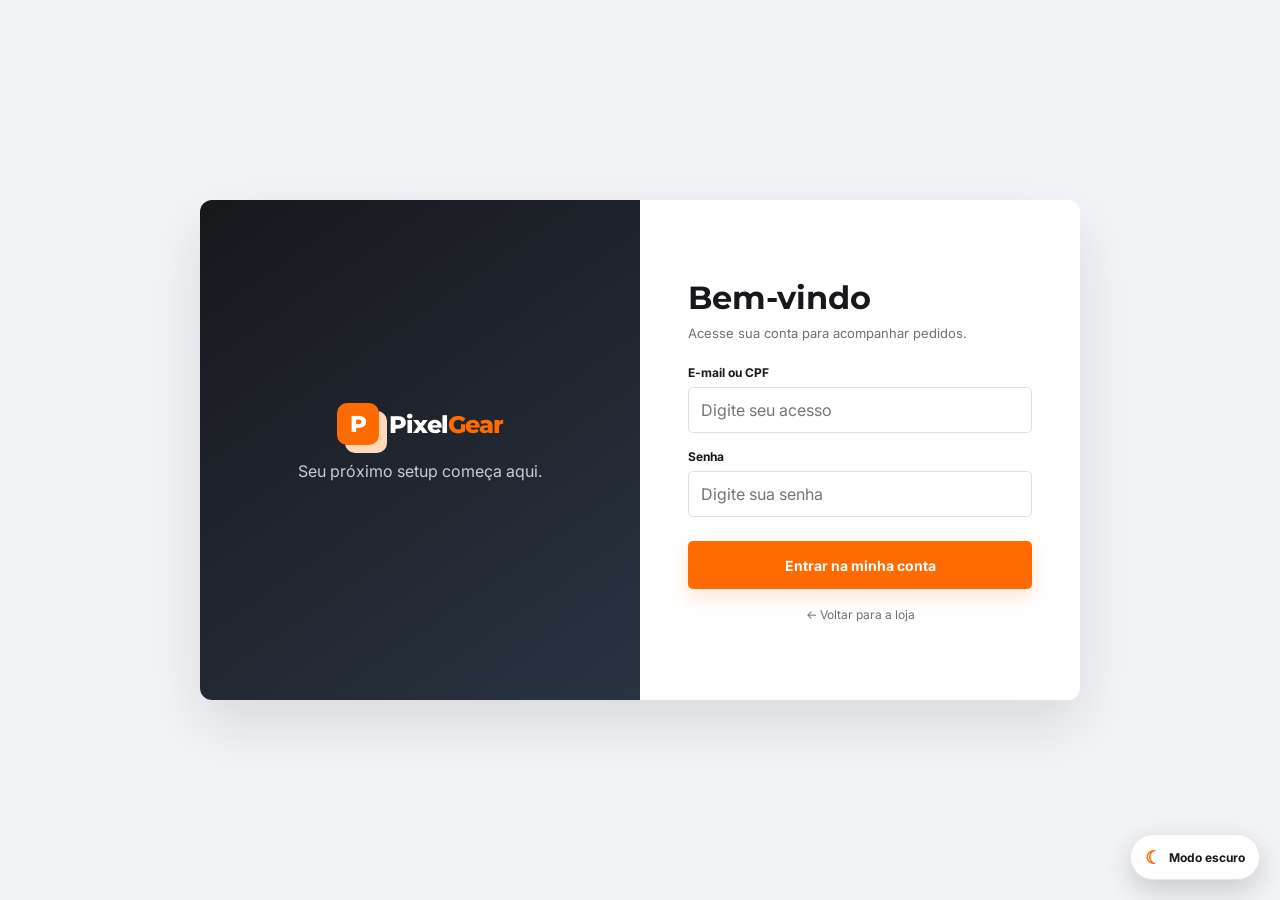
<file: entrar.html>
<!DOCTYPE html>
<html lang="pt-BR">
<head>
  <meta charset="UTF-8">
  <meta name="viewport" content="width=device-width, initial-scale=1.0">
  <title>Login | PixelGear</title>
  <link rel="stylesheet" href="script.css">
  <script src="theme.js" defer></script>
</head>
<body class="login-page">
  <main class="login-shell">
    <section class="login-art">
      <div class="login-art-content">
        <a class="brand" href="index.html"><span class="brand-mark">P</span><span>Pixel<span>Gear</span></span></a>
        <p>Seu próximo setup começa aqui.</p>
      </div>
    </section>

    <form class="login-form" action="index.html">
      <h1>Bem-vindo</h1>
      <p>Acesse sua conta para acompanhar pedidos.</p>
      <label class="form-field"><span>E-mail ou CPF</span><input type="text" name="login" placeholder="Digite seu acesso" required></label>
      <label class="form-field"><span>Senha</span><input type="password" name="senha" placeholder="Digite sua senha" required></label>
      <button class="button button-primary" type="submit">Entrar na minha conta</button>
      <a class="login-back" href="index.html">← Voltar para a loja</a>
    </form>
  </main>
</body>
</html>
</file>
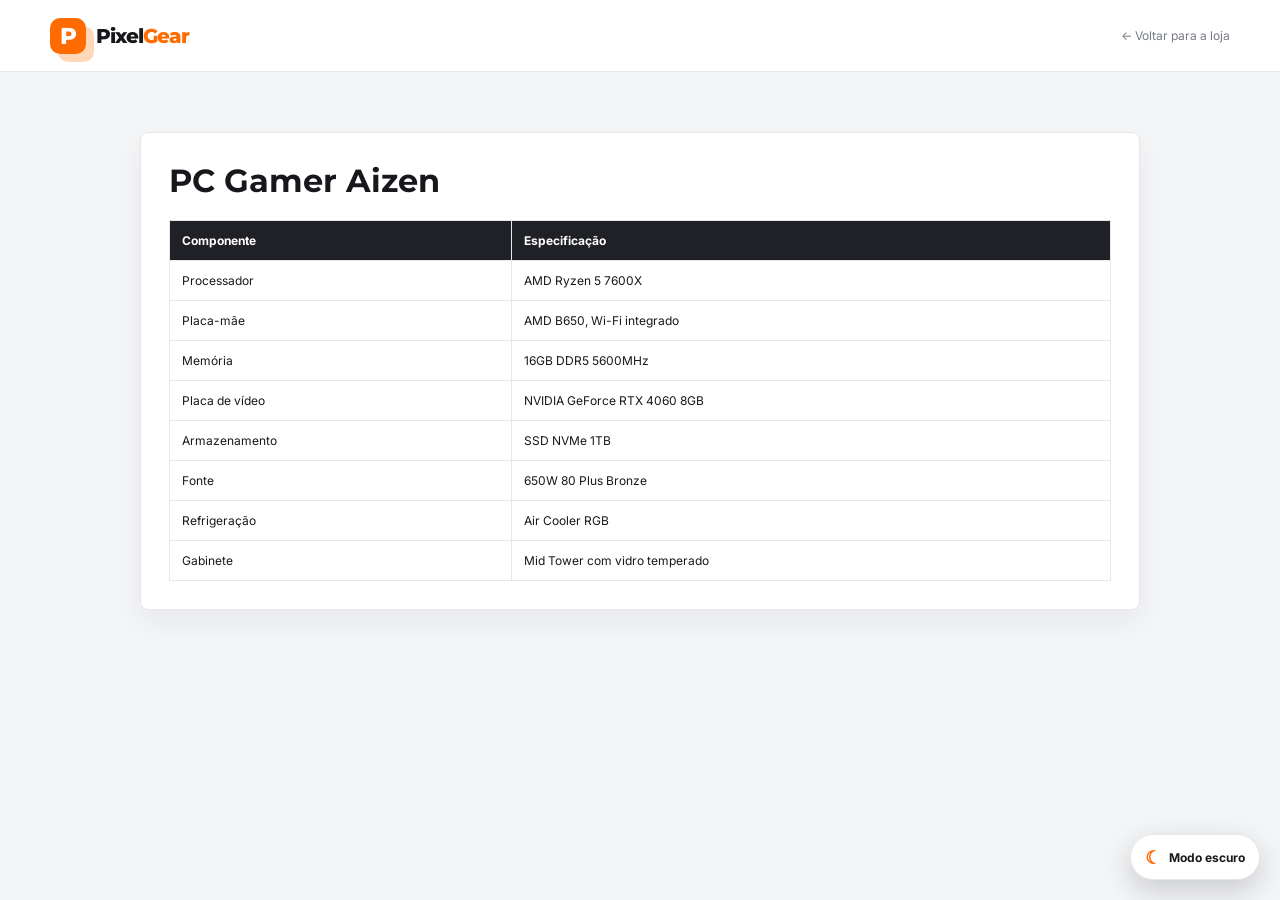
<file: tabelaPC.html>
<!DOCTYPE html>
<html lang="pt-BR">
<head>
  <meta charset="UTF-8">
  <meta name="viewport" content="width=device-width, initial-scale=1.0">
  <title>Especificações | PixelGear</title>
  <link rel="stylesheet" href="script.css">
  <script src="theme.js" defer></script>
</head>
<body class="inner-page">
  <header class="inner-header">
    <div class="container">
      <a class="brand" href="index.html"><span class="brand-mark">P</span><span>Pixel<span>Gear</span></span></a>
      <a href="index.html" style="font-size:12px;color:#777b84">← Voltar para a loja</a>
    </div>
  </header>

  <main class="spec-card">
    <h1>PC Gamer Aizen</h1>
    <table class="spec-table">
      <thead><tr><th>Componente</th><th>Especificação</th></tr></thead>
      <tbody>
        <tr><td>Processador</td><td>AMD Ryzen 5 7600X</td></tr>
        <tr><td>Placa-mãe</td><td>AMD B650, Wi-Fi integrado</td></tr>
        <tr><td>Memória</td><td>16GB DDR5 5600MHz</td></tr>
        <tr><td>Placa de vídeo</td><td>NVIDIA GeForce RTX 4060 8GB</td></tr>
        <tr><td>Armazenamento</td><td>SSD NVMe 1TB</td></tr>
        <tr><td>Fonte</td><td>650W 80 Plus Bronze</td></tr>
        <tr><td>Refrigeração</td><td>Air Cooler RGB</td></tr>
        <tr><td>Gabinete</td><td>Mid Tower com vidro temperado</td></tr>
      </tbody>
    </table>
  </main>
</body>
</html>
</file>
<file: script.css>
@import url('https://fonts.googleapis.com/css2?family=Inter:wght:wght@400;500;600;700;800&family=Montserrat:wght@700;800&display=swap');

:root {
  --ink: #17181c;
  --muted: #6d7078;
  --orange: #ff6b00;
  --orange-dark: #dc5700;
  --blue: #173d82;
  --surface: #f4f5f7;
  --line: #e5e7eb;
  --white: #fff;
}

* { box-sizing: border-box; }
html { scroll-behavior: smooth; }
body { margin: 0; color: var(--ink); background: var(--white); font-family: Inter, Arial, sans-serif; }
a { color: inherit; text-decoration: none; }
button, input, select, textarea { font: inherit; }
img { display: block; max-width: 100%; }
.container { width: min(1180px, calc(100% - 40px)); margin-inline: auto; }

.topbar { height: 34px; background: #17181c; color: #d8dadd; font-size: 12px; }
.topbar-content { height: 100%; display: flex; align-items: center; justify-content: space-between; }
.topbar-links { display: flex; gap: 24px; }
.topbar a:hover { color: var(--white); }

.main-header { background: var(--white); border-bottom: 1px solid var(--line); position: relative; z-index: 10; }
.header-content { height: 82px; display: grid; grid-template-columns: 220px minmax(280px, 1fr) 220px; align-items: center; gap: 28px; }
.brand { display: flex; align-items: center; gap: 10px; font-family: Montserrat, sans-serif; font-size: 24px; font-weight: 800; letter-spacing: -1px; }
.brand > span:last-child span { color: var(--orange); }
.brand-mark { width: 42px; height: 42px; display: grid; place-items: center; border-radius: 10px; color: white; background: var(--orange); box-shadow: 8px 8px 0 #ffd7b9; font-size: 23px; }
.search { height: 44px; display: flex; border: 1px solid #dfe1e5; background: #f7f7f8; border-radius: 6px; overflow: hidden; }
.search input { flex: 1; border: 0; outline: 0; background: transparent; padding: 0 16px; color: var(--ink); }
.search button { width: 48px; border: 0; background: var(--orange); color: white; cursor: pointer; font-size: 20px; }
.header-actions { display: flex; justify-content: flex-end; align-items: center; gap: 18px; }
.account-link { display: flex; align-items: center; gap: 8px; line-height: 1.15; }
.account-link small, .account-link strong { display: block; }
.account-link small { color: var(--muted); font-size: 11px; }
.account-link strong { font-size: 13px; }
.action-icon { font-size: 24px; }
.cart-button { position: relative; width: 44px; height: 44px; border: 0; background: transparent; font-size: 28px; cursor: pointer;color: var(--orange); }
.cart-button b { position: absolute; right: 0; top: 0; width: 18px; height: 18px; display: grid; place-items: center; border-radius: 50%; background: var(--orange); color: rgb(255, 255, 255); font-size: 10px; }

.category-nav { border-top: 1px solid #f0f0f2; }
.category-content { height: 48px; display: flex; align-items: center; gap: 34px; font-size: 13px; font-weight: 600; }
.category-content a:hover { color: var(--orange); }
.departments { align-self: stretch; min-width: 220px; display: flex; align-items: center; gap: 10px; border-right: 1px solid var(--line); }
.departments span { font-size: 18px; }

.hero { min-height: 430px; background: linear-gradient(110deg, #eef2f8 0%, #edf2f8 58%, #dfe7f3 58%, #dfe7f3 100%); overflow: hidden; }
.hero-grid { min-height: 430px; display: grid; grid-template-columns: 48% 52%; }
.hero-copy { display: flex; flex-direction: column; justify-content: center; align-items: flex-start; }
.eyebrow { color: var(--orange); font-size: 12px; font-weight: 800; letter-spacing: 1.8px; }
.eyebrow.dark { color: #8a8d95; }
.hero h1 { margin: 12px 0 16px; font-family: Montserrat, sans-serif; font-size: clamp(42px, 5vw, 66px); line-height: 0.98; letter-spacing: -3px; }
.hero h1 em { color: var(--orange); font-style: normal; }
.hero-copy p { max-width: 500px; color: #656a75; line-height: 1.7; }
.hero-actions { display: flex; gap: 12px; margin-top: 10px; }
.button { height: 48px; display: inline-flex; align-items: center; justify-content: center; padding: 0 24px; border-radius: 5px; font-size: 14px; font-weight: 700; }
.button-primary { background: var(--orange); color: white; box-shadow: 0 8px 20px rgba(255,107,0,.18); }
.button-primary:hover { background: var(--orange-dark); }
.button-outline { border: 1px solid #bbc1ca; }
.hero-image { position: relative; background: url('https://images.unsplash.com/photo-1587202372775-e229f172b9d7?auto=format&fit=crop&w=1000&q=90') center/cover no-repeat; clip-path: polygon(12% 0, 100% 0, 100% 100%, 0 100%); }
.hero-badge { position: absolute; right: 28px; bottom: 28px; width: 92px; height: 92px; border-radius: 50%; display: grid; place-content: center; text-align: center; background: var(--orange); color: white; transform: rotate(7deg); }
.hero-badge strong, .hero-badge span { display: block; }
.hero-badge strong { font-size: 16px; }
.hero-badge span { font-size: 11px; }

.trust { min-height: 92px; display: grid; grid-template-columns: repeat(4, 1fr); align-items: center; border: 1px solid var(--line); border-top: 0; border-radius: 0 0 8px 8px; background: white; box-shadow: 0 12px 30px rgba(20,31,52,.06); }
.trust article { display: flex; align-items: center; gap: 12px; padding: 0 24px; border-right: 1px solid var(--line); }
.trust article:last-child { border-right: 0; }
.trust article > span { color: var(--orange); font-size: 24px; }
.trust strong, .trust small { display: block; }
.trust strong { font-size: 13px; }
.trust small { margin-top: 3px; color: var(--muted); font-size: 11px; }

.section { padding-top: 64px; padding-bottom: 30px; }
.section-heading { display: flex; align-items: end; justify-content: space-between; margin-bottom: 22px; }
.section-heading h2 { margin: 7px 0 0; font-family: Montserrat, sans-serif; font-size: 28px; letter-spacing: -1px; }
.section-heading > a { color: var(--muted); font-size: 13px; }
.category-grid { display: grid; grid-template-columns: repeat(4, 1fr); gap: 16px; }
.category-card { min-height: 190px; display: flex; flex-direction: column; align-items: center; justify-content: center; border: 1px solid var(--line); border-radius: 8px; transition: .25s ease; }
.category-card:hover { transform: translateY(-5px); border-color: #ffd0ad; box-shadow: 0 14px 32px rgba(20,31,52,.08); }
.category-icon { width: 78px; height: 78px; margin-bottom: 12px; display: grid; place-items: center; border-radius: 50%; background: #fff3ea; color: var(--orange); font-size: 28px; }
.category-card strong { font-size: 15px; }
.category-card span { margin-top: 5px; color: var(--muted); font-size: 12px; }

.products-section { margin-top: 38px; background: #f6f7f9; }
.carousel-actions { display: flex; gap: 8px; }
.carousel-actions button { width: 38px; height: 38px; border: 1px solid var(--line); border-radius: 50%; background: white; cursor: pointer; }
.product-grid { display: grid; grid-template-columns: repeat(4, 1fr); gap: 16px; padding-bottom: 64px; }
.product-card { position: relative; border: 1px solid var(--line); border-radius: 8px; background: white; overflow: hidden; }
.discount { position: absolute; z-index: 2; left: 12px; top: 12px; padding: 6px 8px; border-radius: 4px; background: #e94040; color: white; font-size: 11px; font-weight: 800; }
.product-image { height: 210px; display: grid; place-items: center; overflow: hidden; background: #f0f1f3; }
.product-image img { width: 100%; height: 100%; object-fit: cover; transition: .35s ease; }
.product-card:hover .product-image img { transform: scale(1.04); }
.product-info { padding: 16px; }
.product-info > small { color: var(--orange); font-size: 10px; font-weight: 800; text-transform: uppercase; }
.product-info h3 { height: 44px; margin: 7px 0 8px; font-size: 13px; line-height: 1.45; }
.rating { color: #ffad19; font-size: 11px; letter-spacing: 1px; }
.rating span { color: var(--muted); letter-spacing: 0; }
.old-price { margin: 12px 0 2px; color: #a2a5ac; font-size: 11px; text-decoration: line-through; }
.price { margin: 0; }
.price strong { color: var(--orange); font-size: 21px; }
.price small { margin-left: 5px; color: #5e626a; font-size: 10px; }
.installments { margin: 4px 0 12px; color: var(--muted); font-size: 11px; }
.buy-button { width: 100%; height: 42px; border: 0; border-radius: 5px; background: var(--orange); color: white; font-size: 12px; font-weight: 800; cursor: pointer; }
.buy-button:hover, .buy-button.added { background: #cf5500; }

.promo-grid { display: grid; grid-template-columns: 1fr 1fr; gap: 16px; padding-top: 28px; padding-bottom: 70px; }
.promo { min-height: 220px; display: flex; align-items: center; border-radius: 8px; color: white; background-position: right center; background-size: cover; overflow: hidden; }
.promo div { width: 55%; height: 100%; display: flex; flex-direction: column; justify-content: center; padding: 28px; }
.promo small { font-size: 10px; font-weight: 800; letter-spacing: 1.5px; }
.promo h2 { margin: 8px 0 14px; font-family: Montserrat, sans-serif; font-size: 27px; line-height: 1.12; }
.promo span { font-size: 12px; font-weight: 800; }
.promo-orange { background-image: linear-gradient(90deg, #ef6812 0%, #ef6812 52%, rgba(239,104,18,.1) 52%), url('https://images.unsplash.com/photo-1591405351990-4726e331f141?auto=format&fit=crop&w=700&q=80'); }
.promo-blue { background-image: linear-gradient(90deg, #173d82 0%, #173d82 52%, rgba(23,61,130,.1) 52%), url('https://images.unsplash.com/photo-1527814050087-3793815479db?auto=format&fit=crop&w=700&q=80'); }

footer { background: #17181c; color: #d5d6da; }
.footer-grid { display: grid; grid-template-columns: 2fr 1fr 1fr 1fr; gap: 40px; padding-top: 48px; padding-bottom: 38px; }
.footer-brand { color: white; }
.footer-grid p, .footer-grid a { color: #aeb0b6; font-size: 12px; line-height: 1.8; }
.footer-grid h3 { margin: 4px 0 12px; color: white; font-size: 13px; }
.footer-grid div > a:not(.footer-brand) { display: block; }
.footer-grid a:hover { color: var(--orange); }
.footer-bottom { height: 54px; display: flex; align-items: center; justify-content: space-between; border-top: 1px solid #34363c; color: #85878d; font-size: 11px; }

/* Login */
.login-page { min-height: 100vh; display: grid; place-items: center; background: #f2f4f7; }
.login-shell { width: min(880px, calc(100% - 40px)); min-height: 500px; display: grid; grid-template-columns: 1fr 1fr; border-radius: 12px; background: white; box-shadow: 0 24px 60px rgba(23,24,28,.12); overflow: hidden; }
.login-art { display: grid; place-items: center; background: linear-gradient(145deg, #17181c, #293341); color: white; }
.login-art-content { text-align: center; }
.login-art .brand { justify-content: center; }
.login-art p { color: #c9ccd2; }
.login-form { display: flex; flex-direction: column; justify-content: center; padding: 48px; }
.login-form h1 { margin: 0 0 8px; font-family: Montserrat, sans-serif; }
.login-form > p { margin: 0 0 24px; color: var(--muted); font-size: 13px; }
.form-field { display: block; margin-bottom: 16px; }
.form-field span { display: block; margin-bottom: 7px; font-size: 12px; font-weight: 700; }
.form-field input, .configurator select, .configurator textarea { width: 100%; height: 46px; border: 1px solid #dddfe4; border-radius: 5px; padding: 0 12px; outline: none; background: white; }
.form-field input:focus, .configurator select:focus, .configurator textarea:focus { border-color: var(--orange); box-shadow: 0 0 0 3px rgba(255,107,0,.08); }
.login-form .button { width: 100%; border: 0; margin-top: 8px; }
.login-back { margin-top: 18px; text-align: center; color: var(--muted); font-size: 12px; }

/* Configurador e tabela */
.inner-page { background: #f4f5f7; min-height: 100vh; }
.inner-header { height: 72px; display: flex; align-items: center; background: white; border-bottom: 1px solid var(--line); }
.inner-header .container { display: flex; align-items: center; justify-content: space-between; }
.inner-header .brand { font-size: 20px; }
.inner-header .brand-mark { width: 36px; height: 36px; }
.configurator { width: min(900px, calc(100% - 40px)); margin: 40px auto 70px; }
.page-title { margin: 0 0 22px; font-family: Montserrat, sans-serif; }
.configurator fieldset { margin: 0 0 16px; border: 1px solid var(--line); border-radius: 8px; background: white; }
.configurator legend { padding: 0 8px; color: var(--orange); font-size: 12px; font-weight: 800; text-transform: uppercase; }
.configurator label { display: block; margin: 14px 0 6px; font-size: 12px; font-weight: 700; }
.configurator select { height: 44px; }
.cooler-options { display: flex; gap: 20px; }
.cooler-options label { display: flex; align-items: center; gap: 6px; }
.pergunta-dinamica { display: none; margin-top: 10px; }
.configurator textarea { height: 72px; padding-top: 10px; resize: vertical; }
.checkbox-line { display: flex; gap: 8px; align-items: center; margin: 10px 0; }
.checkbox-line input { width: auto; }
.configurator-actions { display: flex; justify-content: flex-end; }
.configurator-actions .button { border: 0; }
.spec-card { width: min(1000px, calc(100% - 40px)); margin: 60px auto; padding: 28px; border: 1px solid var(--line); border-radius: 8px; background: white; box-shadow: 0 12px 30px rgba(20,31,52,.06); }
.spec-card h1 { margin: 0 0 20px; font-family: Montserrat, sans-serif; }
.spec-table { width: 100%; border-collapse: collapse; font-size: 12px; }
.spec-table th, .spec-table td { border: 1px solid var(--line); padding: 12px; text-align: left; }
.spec-table th { background: #1f2127; color: white; }

/* Carrinho lateral */
.cart-drawer { position: fixed; inset: 0; z-index: 2000; visibility: hidden; pointer-events: none; }
.cart-drawer.open { visibility: visible; pointer-events: auto; }
.cart-overlay { position: absolute; inset: 0; background: rgba(10,12,16,.55); opacity: 0; transition: opacity .25s ease; }
.cart-drawer.open .cart-overlay { opacity: 1; }
.cart-panel { position: absolute; right: 0; top: 0; width: min(430px, 100%); height: 100%; display: grid; grid-template-rows: auto 1fr auto; background: var(--white); color: var(--ink); transform: translateX(100%); transition: transform .28s ease; box-shadow: -20px 0 50px rgba(0,0,0,.16); }
.cart-drawer.open .cart-panel { transform: translateX(0); }
.cart-header { height: 86px; display: flex; align-items: center; justify-content: space-between; padding: 0 24px; border-bottom: 1px solid var(--line); }
.cart-header small { color: var(--orange); font-size: 9px; font-weight: 800; letter-spacing: 1.5px; }
.cart-header h2 { margin: 3px 0 0; font-family: Montserrat, sans-serif; }
.cart-close { width: 38px; height: 38px; border: 1px solid var(--line); border-radius: 50%; background: transparent; color: var(--ink); cursor: pointer; font-size: 22px; }
.cart-items { overflow-y: auto; padding: 16px 20px; }
.cart-empty { height: 100%; display: grid; place-content: center; text-align: center; }
.cart-empty span { color: var(--orange); font-size: 48px; }
.cart-empty h3 { margin: 10px 0 4px; }
.cart-empty p { margin: 0; color: var(--muted); font-size: 12px; }
.cart-item { position: relative; display: grid; grid-template-columns: 82px 1fr 28px; gap: 12px; align-items: center; padding: 12px 0; border-bottom: 1px solid var(--line); }
.cart-item img { width: 82px; height: 82px; border-radius: 6px; object-fit: cover; }
.cart-item-icon { width: 82px; height: 82px; display: grid; place-items: center; border-radius: 6px; background: var(--surface); color: var(--orange); }
.cart-item-info strong { display: block; min-height: 32px; font-size: 12px; line-height: 1.35; }
.cart-item-info > span { color: var(--orange); font-size: 13px; font-weight: 800; }
.quantity-control { width: 92px; height: 30px; display: grid; grid-template-columns: 30px 32px 30px; align-items: center; margin-top: 8px; border: 1px solid var(--line); border-radius: 4px; }
.quantity-control button { height: 100%; border: 0; background: transparent; color: var(--ink); cursor: pointer; }
.quantity-control b { text-align: center; font-size: 11px; }
.cart-remove { align-self: start; border: 0; background: transparent; color: var(--muted); cursor: pointer; font-size: 18px; }
.cart-footer { padding: 18px 24px 22px; border-top: 1px solid var(--line); }
.cart-total { display: flex; justify-content: space-between; align-items: center; margin-bottom: 14px; }
.cart-total strong { color: var(--orange); font-size: 20px; }
.cart-checkout, .summary-checkout { width: 100%; height: 48px; border: 0; border-radius: 5px; background: var(--orange); color: white; font-weight: 800; cursor: pointer; }
.cart-clear, .summary-clear { width: 100%; margin-top: 8px; border: 0; background: transparent; color: var(--muted); font-size: 12px; cursor: pointer; }

/* Configurador de PC */
.configurator-page { background: #f4f5f7; }
.builder-header-actions { display: flex; align-items: center; gap: 20px; font-size: 12px; }
.builder-cart-button { height: 38px; border: 1px solid var(--line); border-radius: 20px; background: var(--white); color: var(--ink); cursor: pointer; }
.builder-cart-button b { display: inline-grid; width: 20px; height: 20px; place-items: center; margin-left: 4px; border-radius: 50%; background: var(--orange); color: white; }
.pc-builder { width: min(1180px, calc(100% - 40px)); margin: 0 auto; padding: 42px 0 70px; }
.builder-heading { display: flex; align-items: end; justify-content: space-between; margin-bottom: 26px; }
.builder-heading h1 { margin: 7px 0 7px; font-family: Montserrat, sans-serif; font-size: 34px; }
.builder-heading p { max-width: 650px; margin: 0; color: var(--muted); font-size: 13px; }
.builder-progress { width: 220px; }
.builder-progress span { display: block; margin-bottom: 7px; text-align: right; color: var(--muted); font-size: 11px; }
.builder-progress > div { height: 6px; border-radius: 4px; background: #e2e4e8; overflow: hidden; }
.builder-progress i { display: block; height: 100%; width: 0; border-radius: 4px; background: var(--orange); transition: width .25s ease; }
.builder-layout { display: grid; grid-template-columns: minmax(0, 1fr) 340px; gap: 18px; align-items: start; }
.builder-main { min-width: 0; }
.builder-tabs { display: grid; grid-template-columns: repeat(4, 1fr); gap: 8px; margin-bottom: 12px; }
.builder-tab { min-height: 68px; display: flex; flex-direction: column; align-items: flex-start; justify-content: center; gap: 5px; padding: 10px 12px; border: 1px solid var(--line); border-radius: 7px; background: var(--white); color: var(--ink); cursor: pointer; }
.builder-tab span { font-size: 12px; font-weight: 800; }
.builder-tab b { color: var(--muted); font-size: 9px; }
.builder-tab.active { border-color: var(--orange); box-shadow: inset 0 0 0 1px var(--orange); }
.builder-tab.selected b { color: var(--orange); }
.builder-products { display: grid; grid-template-columns: repeat(3, 1fr); gap: 12px; }
.component-card { border: 1px solid var(--line); border-radius: 8px; background: var(--white); overflow: hidden; transition: .2s ease; }
.component-card:hover { transform: translateY(-3px); box-shadow: 0 12px 24px rgba(20,31,52,.08); }
.component-card.selected { border: 2px solid var(--orange); }
.component-image { height: 150px; background: #eff1f4; }
.component-image img { width: 100%; height: 100%; object-fit: cover; }
.component-info { padding: 14px; }
.component-info small { color: var(--orange); font-size: 9px; font-weight: 800; text-transform: uppercase; }
.component-info h3 { min-height: 38px; margin: 6px 0 3px; font-size: 13px; }
.component-info p { margin: 0 0 12px; color: var(--muted); font-size: 10px; }
.component-info > strong { display: block; margin-bottom: 12px; color: var(--orange); font-size: 16px; }
.component-info button { width: 100%; height: 38px; border: 1px solid var(--orange); border-radius: 5px; background: transparent; color: var(--orange); font-size: 11px; font-weight: 800; cursor: pointer; }
.component-card.selected .component-info button { background: var(--orange); color: white; }
.build-summary { position: sticky; top: 16px; border: 1px solid var(--line); border-radius: 8px; background: var(--white); overflow: hidden; }
.summary-heading { display: flex; align-items: center; justify-content: space-between; padding: 16px; border-bottom: 1px solid var(--line); }
.summary-heading small { color: var(--orange); font-size: 8px; font-weight: 800; }
.summary-heading h2 { margin: 3px 0 0; font-size: 17px; }
.summary-heading > span { padding: 5px 7px; border-radius: 10px; background: var(--surface); color: var(--muted); font-size: 9px; }
.summary-list { max-height: 480px; overflow-y: auto; padding: 6px 14px; }
.summary-item { display: grid; grid-template-columns: 46px 1fr 24px; gap: 9px; align-items: center; min-height: 62px; border-bottom: 1px solid var(--line); }
.summary-item:last-child { border-bottom: 0; }
.summary-item img, .summary-placeholder { width: 46px; height: 46px; border-radius: 5px; object-fit: cover; }
.summary-placeholder { display: grid; place-items: center; border: 1px dashed #bfc3ca; color: #a0a4ab; }
.summary-item small, .summary-item strong { display: block; }
.summary-item small { color: var(--muted); font-size: 8px; }
.summary-item strong { margin-top: 3px; font-size: 10px; }
.summary-item.missing strong { color: #e94040; }
.summary-item button { border: 0; background: transparent; color: var(--muted); cursor: pointer; }
.summary-total { display: flex; align-items: center; justify-content: space-between; padding: 16px; border-top: 1px solid var(--line); }
.summary-total strong { color: var(--orange); font-size: 19px; }
.summary-checkout { width: calc(100% - 32px); margin: 0 16px; }
.summary-checkout:disabled { background: #c8cad0; cursor: not-allowed; }
.summary-clear { height: 38px; }

body.dark-mode {
  --ink: #f3f4f6;
  --muted: #adb1ba;
  --orange: #3b82f6;
  --orange-dark: #2563eb;
  --surface: #111318;
  --line: #30343c;
  --white: #17191f;
  background: #111318;
  color: var(--ink);
}

body.dark-mode .main-header,
body.dark-mode .inner-header,
body.dark-mode .login-shell,
body.dark-mode .configurator fieldset,
body.dark-mode .spec-card,
body.dark-mode .category-card,
body.dark-mode .product-card,
body.dark-mode .search,
body.dark-mode .trust,
body.dark-mode .carousel-actions button,
body.dark-mode .theme-toggle,
body.dark-mode .configurator select,
body.dark-mode .configurator textarea,
body.dark-mode .form-field input {
  background: var(--white);
  color: var(--ink);
}

body.dark-mode .topbar,
body.dark-mode footer {
  background: #0b0c10;
}

body.dark-mode .category-nav,
body.dark-mode .search,
body.dark-mode .trust,
body.dark-mode .category-card,
body.dark-mode .product-card,
body.dark-mode .carousel-actions button,
body.dark-mode .configurator fieldset,
body.dark-mode .spec-table th,
body.dark-mode .spec-table td,
body.dark-mode .form-field input,
body.dark-mode .configurator select,
body.dark-mode .configurator textarea {
  border-color: var(--line);
}

body.dark-mode .hero {
  background: linear-gradient(110deg, #171a21 0%, #171a21 58%, #202735 58%, #202735 100%);
}
body.dark-mode .hero-copy p,
body.dark-mode .category-card span,
body.dark-mode .trust small,
body.dark-mode .installments,
body.dark-mode .old-price,
body.dark-mode .login-back,
body.dark-mode .login-form > p,
body.dark-mode .section-heading > a {
  color: var(--muted);
}

body.dark-mode .products-section,
body.dark-mode .inner-page,
body.dark-mode .login-page {
  background: #111318;
}
body.dark-mode .product-image,
body.dark-mode .category-icon {
  background: #23262d;
}
body.dark-mode .category-icon,
body.dark-mode .eyebrow,
body.dark-mode .brand > span:last-child span,
body.dark-mode .product-info > small,
body.dark-mode .configurator legend,
body.dark-mode .theme-toggle span {
  color: #60a5fa;
}

body.dark-mode .brand-mark,
body.dark-mode .search button,
body.dark-mode .button-primary,
body.dark-mode .buy-button,
body.dark-mode .hero-badge,
body.dark-mode .cart-button b {
  background: #3b82f6;
}
body.dark-mode .brand-mark {
  box-shadow: 8px 8px 0 #1e3a70;
}
body.dark-mode .button-primary:hover,
body.dark-mode .buy-button:hover,
body.dark-mode .buy-button.added {
  background: #2563eb;
}
body.dark-mode .hero h1 em,
body.dark-mode .price strong {
  color: #60a5fa;
}

body.dark-mode .hero-badge,
body.dark-mode .brand-mark,
body.dark-mode .button-primary,
body.dark-mode .buy-button,
body.dark-mode .search button,
body.dark-mode .cart-button b {
  color: #ffffff;
}

body.dark-mode .promo-orange {
  background-image: linear-gradient(90deg, #2563eb 0%, #2563eb 52%, rgba(37,99,235,.1) 52%), url('https://images.unsplash.com/photo-1591405351990-4726e331f141?auto=format&fit=crop&w=700&q=80');
}
body.dark-mode .promo-blue {
  background-image: linear-gradient(90deg, #3b82f6 0%, #3b82f6 52%, rgba(59,130,246,.1) 52%), url('https://images.unsplash.com/photo-1527814050087-3793815479db?auto=format&fit=crop&w=700&q=80');
}

body.dark-mode .spec-table th {
  background: #2563eb;
}
body.dark-mode .login-art {
  background: linear-gradient(145deg, #0b0c10, #1d2738);
}

@media (max-width: 900px) {
  .header-content { grid-template-columns: 180px 1fr 150px; }
  .category-content { gap: 18px; overflow-x: auto; }
  .category-content a { white-space: nowrap; }
  .departments { min-width: 190px; }
  .trust { grid-template-columns: 1fr 1fr; }
  .trust article { height: 46px; }
  .category-grid, .product-grid { grid-template-columns: repeat(2, 1fr); }
  .footer-grid { grid-template-columns: 2fr 1fr 1fr; }
  .footer-grid > div:last-child { display: none; }
}

@media (max-width: 640px) {
  .container { width: min(100% - 24px, 1180px); }
  .topbar-links { display: none; }
  .topbar-content { justify-content: center; }
  .header-content { height: auto; grid-template-columns: 1fr auto; padding: 14px 0; }
  .search { grid-row: 2; grid-column: 1 / -1; }
  .account-link { display: none; }
  .category-nav { display: none; }
  .hero-grid { grid-template-columns: 1fr; }
  .hero-copy { min-height: 380px; padding: 36px 0; }
  .hero h1 { font-size: 43px; }
  .hero-image { display: none; }
  .trust { grid-template-columns: 1fr 1fr; min-height: 120px; }
  .trust article { padding: 8px 12px; }
  .trust article:nth-child(2) { border-right: 0; }
  .section-heading h2 { font-size: 23px; }
  .category-grid, .product-grid { grid-template-columns: 1fr 1fr; gap: 10px; }
  .category-card { min-height: 150px; }
  .category-icon { width: 58px; height: 58px; }
  .product-image { height: 150px; }
  .price strong { font-size: 17px; }
  .promo-grid { grid-template-columns: 1fr; }
  .footer-grid { grid-template-columns: 1fr 1fr; }
  .footer-grid > div:first-child { grid-column: 1 / -1; }
  .login-shell { grid-template-columns: 1fr; }
  .login-art { min-height: 180px; }
  .login-form { padding: 32px 24px; }
  .spec-card { overflow-x: auto; }
}

/* Tema claro/escuro compartilhado */
.theme-toggle {
  position: fixed;
  right: 20px;
  bottom: 20px;
  z-index: 1000;
  height: 46px;
  display: flex;
  align-items: center;
  gap: 8px;
  padding: 0 14px;
  border: 1px solid var(--line);
  border-radius: 24px;
  background: var(--white);
  color: var(--ink);
  box-shadow: 0 10px 30px rgba(0, 0, 0, .18);
  cursor: pointer;
  font-size: 12px;
  font-weight: 800;
}
.theme-toggle span { font-size: 18px; color: var(--orange); }
.theme-toggle b { font-size: 12px; }

body.dark-mode {
  --ink: #f3f4f6;
  --muted: #adb1ba;
  --orange: #3b82f6;
  --orange-dark: #2563eb;
  --surface: #111318;
  --line: #30343c;
  --white: #17191f;
  background: #111318;
  color: var(--ink);
}

body.dark-mode .main-header,
body.dark-mode .inner-header,
body.dark-mode .login-shell,
body.dark-mode .configurator fieldset,
body.dark-mode .spec-card,
body.dark-mode .category-card,
body.dark-mode .product-card,
body.dark-mode .search,
body.dark-mode .trust,
body.dark-mode .carousel-actions button,
body.dark-mode .theme-toggle,
body.dark-mode .configurator select,
body.dark-mode .configurator textarea,
body.dark-mode .form-field input {
  background: var(--white);
  color: var(--ink);
}

body.dark-mode .topbar,
body.dark-mode footer {
  background: #0b0c10;
}

body.dark-mode .category-nav,
body.dark-mode .search,
body.dark-mode .trust,
body.dark-mode .category-card,
body.dark-mode .product-card,
body.dark-mode .carousel-actions button,
body.dark-mode .configurator fieldset,
body.dark-mode .spec-table th,
body.dark-mode .spec-table td,
body.dark-mode .form-field input,
body.dark-mode .configurator select,
body.dark-mode .configurator textarea {
  border-color: var(--line);
}

body.dark-mode .hero {
  background: linear-gradient(110deg, #171a21 0%, #171a21 58%, #202735 58%, #202735 100%);
}
body.dark-mode .hero-copy p,
body.dark-mode .category-card span,
body.dark-mode .trust small,
body.dark-mode .installments,
body.dark-mode .old-price,
body.dark-mode .login-back,
body.dark-mode .login-form > p,
body.dark-mode .section-heading > a {
  color: var(--muted);
}

body.dark-mode .products-section,
body.dark-mode .inner-page,
body.dark-mode .login-page {
  background: #111318;
}
body.dark-mode .product-image,
body.dark-mode .category-icon {
  background: #23262d;
}
body.dark-mode .category-icon,
body.dark-mode .eyebrow,
body.dark-mode .brand > span:last-child span,
body.dark-mode .product-info > small,
body.dark-mode .configurator legend,
body.dark-mode .theme-toggle span {
  color: #60a5fa;
}

body.dark-mode .brand-mark,
body.dark-mode .search button,
body.dark-mode .button-primary,
body.dark-mode .buy-button,
body.dark-mode .hero-badge,
body.dark-mode .cart-button b {
  background: #3b82f6;
}
body.dark-mode .brand-mark {
  box-shadow: 8px 8px 0 #1e3a70;
}
body.dark-mode .button-primary:hover,
body.dark-mode .buy-button:hover,
body.dark-mode .buy-button.added {
  background: #2563eb;
}
body.dark-mode .hero h1 em,
body.dark-mode .price strong {
  color: #60a5fa;
}

body.dark-mode .hero-badge,
body.dark-mode .brand-mark,
body.dark-mode .button-primary,
body.dark-mode .buy-button,
body.dark-mode .search button,
body.dark-mode .cart-button b {
  color: #ffffff;
}

body.dark-mode .promo-orange {
  background-image: linear-gradient(90deg, #2563eb 0%, #2563eb 52%, rgba(37,99,235,.1) 52%), url('https://images.unsplash.com/photo-1591405351990-4726e331f141?auto=format&fit=crop&w=700&q=80');
}
body.dark-mode .promo-blue {
  background-image: linear-gradient(90deg, #3b82f6 0%, #3b82f6 52%, rgba(59,130,246,.1) 52%), url('https://images.unsplash.com/photo-1527814050087-3793815479db?auto=format&fit=crop&w=700&q=80');
}

body.dark-mode .spec-table th {
  background: #2563eb;
}
body.dark-mode .login-art {
  background: linear-gradient(145deg, #0b0c10, #1d2738);
}

@media (max-width: 900px) {
  .builder-layout { grid-template-columns: 1fr 300px; }
  .builder-products { grid-template-columns: repeat(2, 1fr); }
}
@media (max-width: 700px) {
  .pc-builder { width: min(100% - 24px, 1180px); padding-top: 24px; }
  .builder-heading { align-items: flex-start; }
  .builder-progress { display: none; }
  .builder-layout { grid-template-columns: 1fr; }
  .build-summary { position: static; }
  .builder-tabs { grid-template-columns: repeat(2, 1fr); }
  .builder-products { grid-template-columns: 1fr 1fr; }
  .builder-header-actions > a { display: none; }
}
</file>
